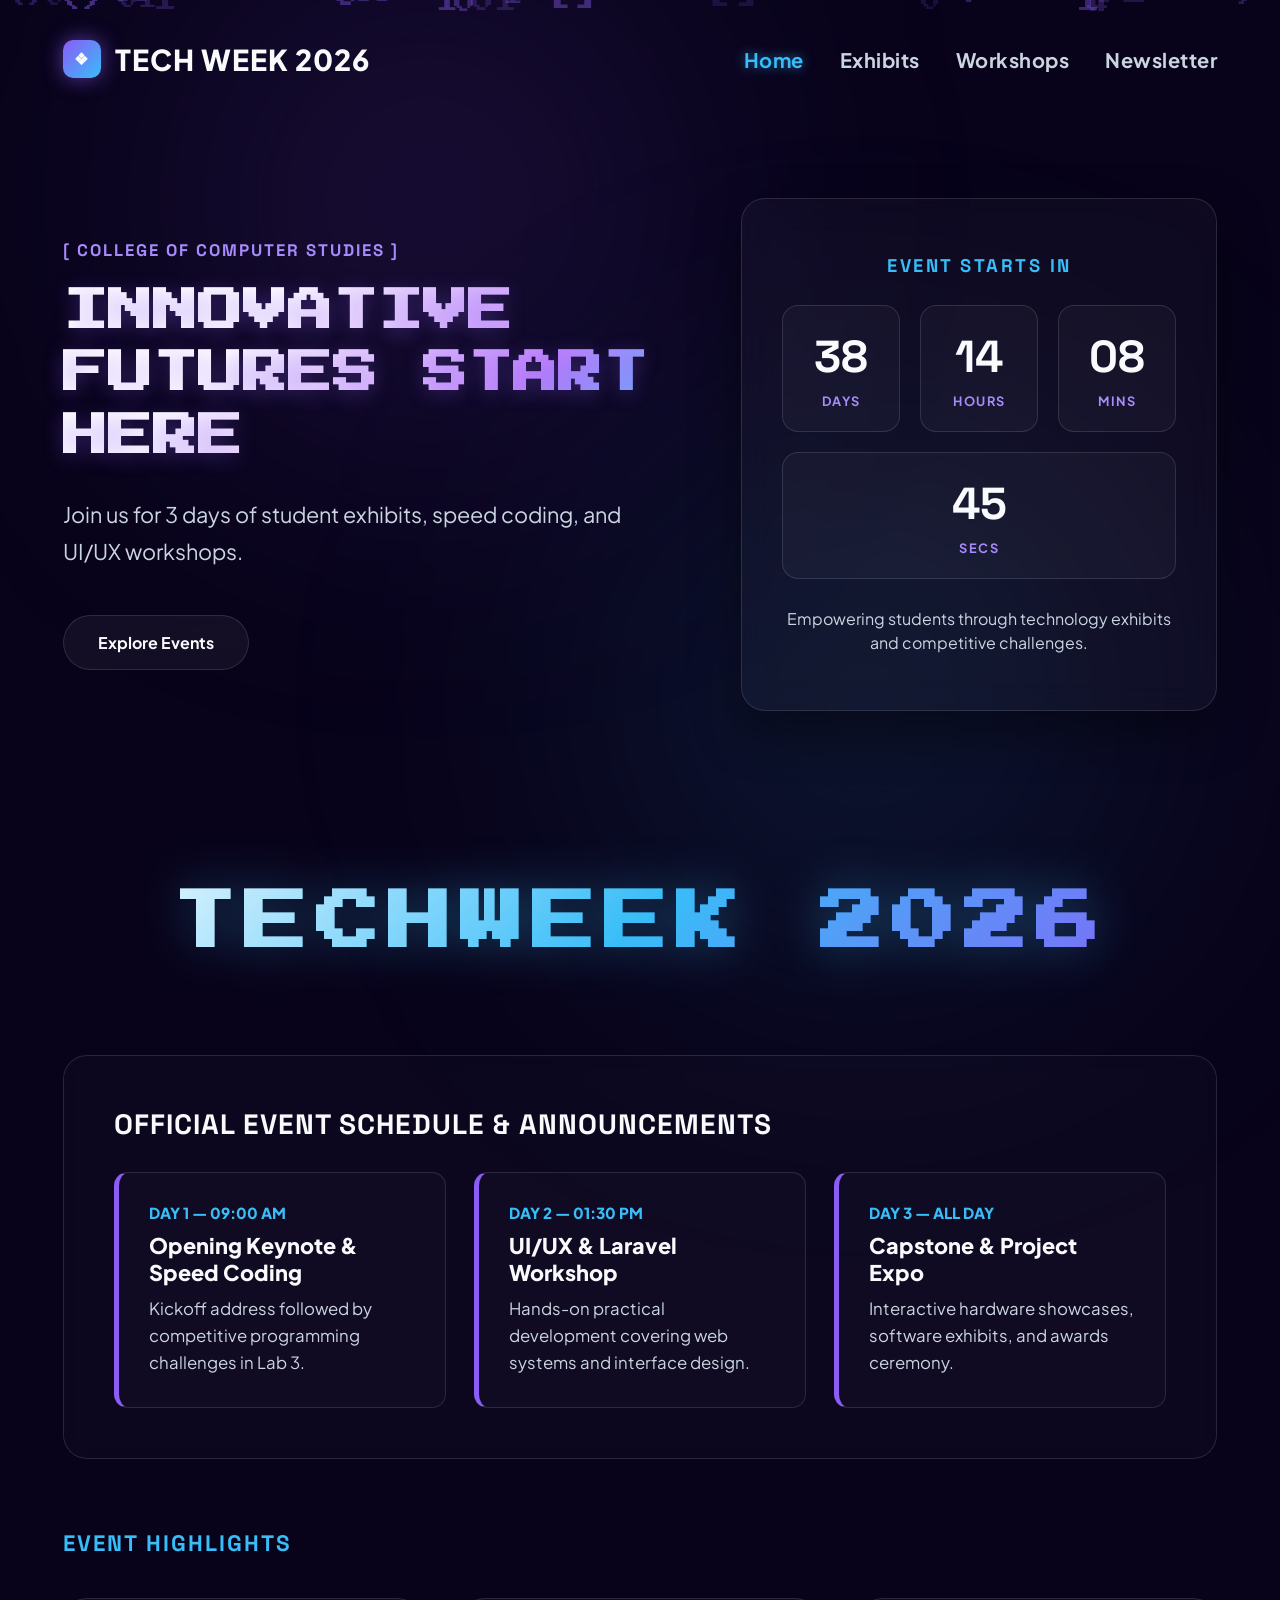
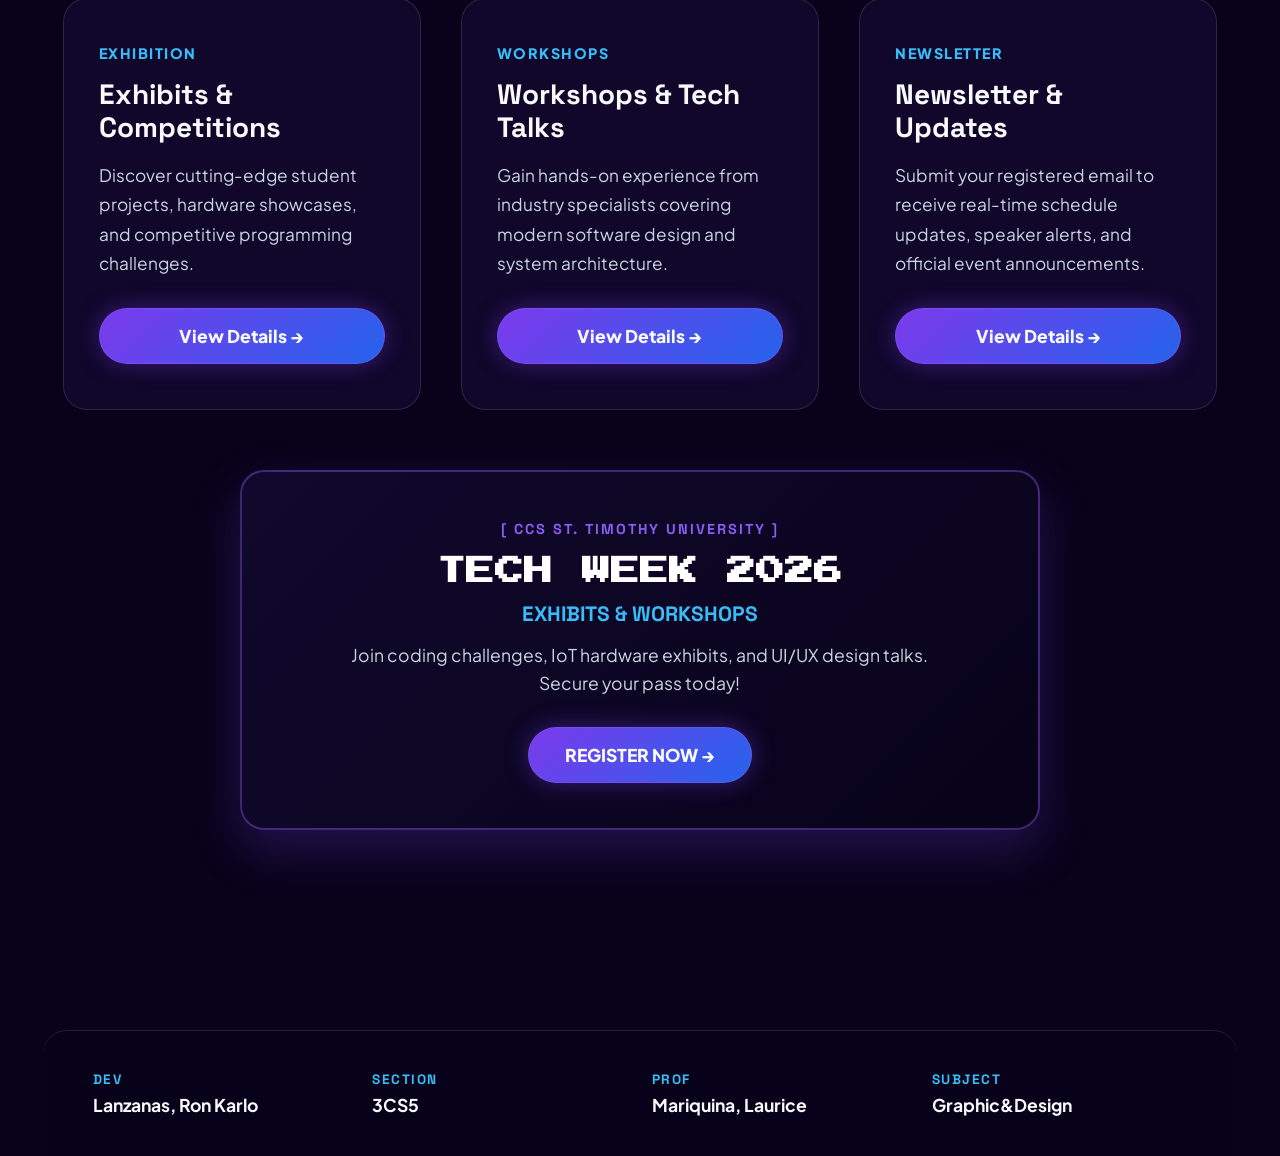
<file: TECHWEEK2026/index.html>
<!DOCTYPE html>
<html lang="en">
<head>
    <meta charset="UTF-8">
    <meta name="viewport" content="width=device-width, initial-scale=1.0">
    <title>Tech Week 2026 | College of Computer Studies</title>
    <link rel="preconnect" href="https://fonts.googleapis.com">
    <link rel="preconnect" href="https://fonts.gstatic.com" crossorigin>
    <link href="https://fonts.googleapis.com/css2?family=Plus+Jakarta+Sans:wght@300;400;600;700;800&family=Press+Start+2P&family=Space+Grotesk:wght@500;700;800;900&display=swap" rel="stylesheet">
    <link rel="stylesheet" href="style.css">
</head>
<body>

    <canvas id="particle-canvas"></canvas>

    <div class="glow-orb glow-1"></div>
    <div class="glow-orb glow-2"></div>

    <div class="site-wrapper">
        <header class="reveal-on-scroll">
            <div class="brand" onclick="showHomeView()">
                <div class="brand-icon">❖</div>
                <span>TECH WEEK 2026</span>
            </div>
            
            <button class="menu-toggle" onclick="toggleMenu()" aria-label="Toggle Navigation Menu">
                <span></span>
                <span></span>
                <span></span>
            </button>

            <div class="header-right" id="nav-menu">
                <nav>
                    <a onclick="showHomeView(); toggleMenu()" class="active">Home</a>
                    <a onclick="openEventPage('exhibits-page'); toggleMenu()">Exhibits</a>
                    <a onclick="openEventPage('workshops-page'); toggleMenu()">Workshops</a>
                    <a onclick="openEventPage('newsletter-page'); toggleMenu()">Newsletter</a>
                </nav>
            </div>
        </header>

        <div id="home-view" class="page-view">
            <section class="hero-section reveal-on-scroll">
                <div class="hero-left">
                    <span class="tag">[ COLLEGE OF COMPUTER STUDIES ]</span>
                    <h1>INNOVATIVE FUTURES START HERE</h1>
                    <p>Join us for 3 days of student exhibits, speed coding, and UI/UX workshops.</p>
                    <div class="cta-group">
                        <a href="#highlights" class="btn-glass">Explore Events</a>
                    </div>
                </div>

                <div class="hero-right">
                    <div class="timer-title">Event Starts In</div>
                    <div class="timer-grid">
                        <div class="timer-unit"><div class="timer-val" id="days">38</div><div class="timer-lbl">Days</div></div>
                        <div class="timer-unit"><div class="timer-val" id="hours">14</div><div class="timer-lbl">Hours</div></div>
                        <div class="timer-unit"><div class="timer-val" id="minutes">08</div><div class="timer-lbl">Mins</div></div>
                        <div class="timer-unit"><div class="timer-val" id="seconds">45</div><div class="timer-lbl">Secs</div></div>
                    </div>
                    <p style="color: var(--text-sub); font-size: 1rem; line-height: 1.5;">
                        Empowering students through technology exhibits and competitive challenges.
                    </p>
                </div>
            </section>

            <div class="giant-watermark reveal-on-scroll">TECHWEEK 2026</div>

            <div class="highlights-section" id="highlights">
                
                <div class="schedule-table-card reveal-on-scroll" id="schedule-section">
                    <h3>Official Event Schedule & Announcements</h3>
                    <div class="schedule-grid">
                        <div class="schedule-item">
                            <div class="schedule-time">Day 1 — 09:00 AM</div>
                            <div class="schedule-title">Opening Keynote & Speed Coding</div>
                            <div class="schedule-desc">Kickoff address followed by competitive programming challenges in Lab 3.</div>
                        </div>
                        <div class="schedule-item">
                            <div class="schedule-time">Day 2 — 01:30 PM</div>
                            <div class="schedule-title">UI/UX & Laravel Workshop</div>
                            <div class="schedule-desc">Hands-on practical development covering web systems and interface design.</div>
                        </div>
                        <div class="schedule-item">
                            <div class="schedule-time">Day 3 — All Day</div>
                            <div class="schedule-title">Capstone & Project Expo</div>
                            <div class="schedule-desc">Interactive hardware showcases, software exhibits, and awards ceremony.</div>
                        </div>
                    </div>
                </div>

                <div class="section-header reveal-on-scroll">Event Highlights</div>
                <div class="cards-grid">
                    <div class="info-card reveal-on-scroll">
                        <div>
                            <div class="info-card-tag">Exhibition</div>
                            <h3>Exhibits & Competitions</h3>
                            <p>Discover cutting-edge student projects, hardware showcases, and competitive programming challenges.</p>
                        </div>
                        <button onclick="openEventPage('exhibits-page')" class="btn-purple">View Details →</button>
                    </div>

                    <div class="info-card reveal-on-scroll">
                        <div>
                            <div class="info-card-tag">Workshops</div>
                            <h3>Workshops & Tech Talks</h3>
                            <p>Gain hands-on experience from industry specialists covering modern software design and system architecture.</p>
                        </div>
                        <button onclick="openEventPage('workshops-page')" class="btn-purple">View Details →</button>
                    </div>

                    <div class="info-card reveal-on-scroll">
                        <div>
                            <div class="info-card-tag">Newsletter</div>
                            <h3>Newsletter & Updates</h3>
                            <p>Submit your registered email to receive real-time schedule updates, speaker alerts, and official event announcements.</p>
                        </div>
                        <button onclick="openEventPage('newsletter-page')" class="btn-purple">View Details →</button>
                    </div>
                </div>

                <div class="banner-ad-card-large reveal-on-scroll" onclick="openEventPage('register-page')">
                    <div>
                        <span style="color: var(--accent-purple); font-family: 'Space Grotesk', sans-serif; font-weight: 700; font-size: 0.9rem; letter-spacing: 2px;">[ CCS ST. TIMOTHY UNIVERSITY ]</span>
                        <h3 style="font-family: 'Press Start 2P', monospace; font-size: 1.8rem; font-weight: 900; color: #ffffff; margin-top: 14px; line-height: 1.4;">TECH WEEK 2026</h3>
                        <div style="color: var(--accent-cyan); font-family: 'Space Grotesk', sans-serif; font-weight: 800; font-size: 1.3rem; margin-top: 8px; text-transform: uppercase;">Exhibits &amp; Workshops</div>
                        <p style="color: var(--text-sub); font-size: 1.1rem; margin-top: 14px; line-height: 1.6; max-width: 600px;">
                            Join coding challenges, IoT hardware exhibits, and UI/UX design talks. Secure your pass today!
                        </p>
                    </div>
                    <div style="margin-top: 30px;">
                        <span class="btn-purple" style="pointer-events: none;">REGISTER NOW →</span>
                    </div>
                </div>

            </div>
        </div>

        <div id="exhibits-page" class="page-view hidden">
            <div class="event-detail-container">
                <h2 class="event-detail-header">Exhibits & Competitions</h2>
                <div class="event-detail-body">
                    
                    <div class="social-post-preview">
                        <div class="social-post-content">
                            <span class="social-tag">[ COLLEGE OF COMPUTER STUDIES ]</span>
                            <h3 class="social-title">
                                INNOVATIVE<br>
                                FUTURES START<br>
                                <span class="highlight-cyan">RIGHT HERE</span>
                            </h3>
                            
                            <div class="social-brand-mid">TECHWEEK 2026</div>

                            <div class="social-footer-box">
                                <div class="social-date">OCTOBER 15, 2026</div>
                                <p class="social-desc">Keynotes • Speed Coding • Capstone Expo • UI/UX Workshops</p>
                                <p class="social-link">REGISTER NOW: ccs.sttimothy.edu.ph/techweek</p>
                            </div>
                        </div>
                    </div>

                    <div class="event-info-box" style="margin-top: 40px;">
                        <h4>Event Schedule & Highlights</h4>
                        <ul>
                            <li><strong>Speed Coding Challenge:</strong> Day 1 — 10:00 AM (Lab 3)</li>
                            <li><strong>UI/UX Design Showcase:</strong> Day 2 — 01:30 PM (Main Auditorium)</li>
                            <li><strong>Capstone Hardware Expo:</strong> Day 3 — Full Day Exhibition</li>
                        </ul>
                    </div>
                    <button onclick="showHomeView()" class="btn-glass">← Back to Main Page</button>
                </div>
            </div>
        </div>

        <div id="workshops-page" class="page-view hidden">
            <div class="event-detail-container">
                <h2 class="event-detail-header">Workshops & Tech Talks</h2>
                <div class="event-detail-body">
                    <p>Attend expert-led technical sessions designed to build your skills in modern software engineering, cloud integration, data analytics, and design workflows.</p>
                    <div class="event-info-box">
                        <h4>Featured Workshops</h4>
                        <ul>
                            <li><strong>Modern Software Design & Laravel:</strong> Building Scalable Applications</li>
                            <li><strong>Data Analytics in Action:</strong> Predictive Analysis and Data Mining</li>
                            <li><strong>No-Code & Interactive UI Design:</strong> Modern Web Systems</li>
                        </ul>
                    </div>
                    <button onclick="showHomeView()" class="btn-glass">← Back to Main Page</button>
                </div>
            </div>
        </div>

        <div id="newsletter-page" class="page-view hidden">
            <div class="event-detail-container">
                <h2 class="event-detail-header">Newsletter & Updates</h2>
                <div class="event-detail-body">
                    
                    <div class="newsletter-banner-header">
                        <div style="display: flex; align-items: center; gap: 16px;">
                            <div class="brand-icon">❖</div>
                            <div>
                                <h3 style="font-family: 'Press Start 2P', monospace; font-size: 1.1rem; color: #ffffff; text-align: left;">TECH WEEK 2026</h3>
                                <p style="color: var(--text-sub); font-size: 0.9rem; text-align: left; margin-top: 4px;">College of Computer Studies • St. Timothy University</p>
                            </div>
                        </div>
                        <div style="color: var(--accent-cyan); font-family: 'Space Grotesk', sans-serif; font-weight: 700; font-size: 0.85rem; letter-spacing: 1.5px; background: rgba(56, 189, 248, 0.1); padding: 10px 16px; border-radius: 8px; border: 1px solid rgba(56, 189, 248, 0.3);">
                            OFFICIAL NEWSLETTER
                        </div>
                    </div>

                    <p>Registered students can enter their email below to receive live event updates, schedule announcements, and seminar notifications directly in their inbox.</p>
                    
                    <form class="registration-form" onsubmit="handleStudentUpdatesSubmit(event)">
                        <div>
                            <label style="display: block; margin-bottom: 10px; color: var(--accent-cyan); font-weight: 700; font-size: 0.95rem; text-transform: uppercase;">Enter your Registered Email</label>
                            <input type="email" id="student-update-email" class="form-input" required placeholder="student@ccs.edu.ph" value="student@ccs.edu.ph">
                        </div>
                        <div style="text-align: center;">
                            <button type="submit" class="btn-purple" style="border: none;">Submit email to have update</button>
                        </div>
                    </form>

                    <div class="event-info-box" style="margin-top: 40px;">
                        <h4>What registered students receive:</h4>
                        <ul>
                            <li>Real-time email notifications regarding workshop and keynote changes</li>
                            <li>Reminders before Speed Coding and Capstone Expo sessions</li>
                            <li>Direct repository access links and digital certificate details</li>
                        </ul>
                    </div>
                    <button onclick="showHomeView()" class="btn-glass">← Back to Main Page</button>
                </div>
            </div>
        </div>

        <div id="register-page" class="page-view hidden">
            <div class="event-detail-container">
                <h2 class="event-detail-header">Tech Week 2026 Registration</h2>
                <div class="event-detail-body">
                    <p>Register below to secure your event pass for keynotes, interactive workshops, and capstone exhibits.</p>
                    
                    <form class="registration-form" onsubmit="handleRegistrationSubmit(event)">
                        <div>
                            <label style="display: block; margin-bottom: 10px; color: var(--accent-cyan); font-weight: 700; font-size: 0.95rem; text-transform: uppercase;">Full Name</label>
                            <input type="text" id="reg-name" class="form-input" required placeholder="e.g. Ron Karlo Lanzanas" value="Lanzanas, Ron Karlo">
                        </div>

                        <div>
                            <label style="display: block; margin-bottom: 10px; color: var(--accent-cyan); font-weight: 700; font-size: 0.95rem; text-transform: uppercase;">Email Address</label>
                            <input type="email" id="reg-email" class="form-input" required placeholder="student@ccs.edu.ph">
                        </div>

                        <div>
                            <label style="display: block; margin-bottom: 10px; color: var(--accent-cyan); font-weight: 700; font-size: 0.95rem; text-transform: uppercase;">Academic Affiliation / Section</label>
                            <input type="text" id="reg-section" class="form-input" required placeholder="e.g. BSCS - 3CS5" value="3CS5">
                        </div>

                        <div style="display: flex; gap: 20px; margin-top: 10px; justify-content: center;">
                            <button type="submit" class="btn-purple" style="border: none;">Complete Registration</button>
                            <button type="button" onclick="showHomeView()" class="btn-glass">Cancel</button>
                        </div>
                    </form>
                </div>
            </div>
        </div>

        <footer class="reveal-on-scroll">
            <div class="footer-item">
                <span class="footer-label">DEV</span>
                <span class="footer-val">Lanzanas, Ron Karlo</span>
            </div>
            <div class="footer-item">
                <span class="footer-label">SECTION</span>
                <span class="footer-val">3CS5</span>
            </div>
            <div class="footer-item">
                <span class="footer-label">PROF</span>
                <span class="footer-val">Mariquina, Laurice</span>
            </div>
            <div class="footer-item">
                <span class="footer-label">SUBJECT</span>
                <span class="footer-val">Graphic&amp;Design</span>
            </div>
        </footer>

    </div>

    <!-- Custom Glassmorphism Alert Modal -->
    <div id="custom-modal" class="modal-overlay hidden">
        <div class="modal-card">
            <div class="modal-header">
                <div class="brand-icon" style="width: 30px; height: 30px; font-size: 0.8rem;">❖</div>
                <span>TECH WEEK 2026 NOTIFICATION</span>
            </div>
            <p id="modal-message" class="modal-body-text">Success! Your request has been processed.</p>
            <button onclick="closeCustomModal()" class="btn-purple" style="width: 100%; padding: 12px; font-size: 0.95rem;">Got it, Thanks!</button>
        </div>
    </div>

    <script src="script.js"></script>
</body>
</html>
</file>
<file: TECHWEEK2026/style.css>
:root {
    --bg-deep: #08031a;
    --bg-purple-dark: #12092e;
    --accent-purple: #8b5cf6;
    --accent-cyan: #38bdf8;
    --accent-pink: #ec4899;
    --surface-glass: rgba(255, 255, 255, 0.05);
    --border-glass: rgba(255, 255, 255, 0.12);
    --border-highlight: rgba(139, 92, 246, 0.4);
    --text-main: #f8fafc;
    --text-muted: #a78bfa;
    --text-sub: #cbd5e1;
    --radius-lg: 24px;
    --radius-md: 16px;
}

* {
    box-sizing: border-box;
    margin: 0;
    padding: 0;
    font-family: 'Plus Jakarta Sans', sans-serif;
}

html {
    scroll-behavior: smooth;
}

body {
    background-color: var(--bg-deep);
    color: var(--text-main);
    min-height: 100vh;
    overflow-x: hidden;
    position: relative;
}

/* Interactive Falling Tech Canvas */
#particle-canvas {
    position: fixed;
    top: 0;
    left: 0;
    width: 100%;
    height: 100%;
    z-index: 0;
    pointer-events: none;
}

/* Ambient Cosmic Glowing Orbs */
.glow-orb {
    position: fixed;
    border-radius: 50%;
    filter: blur(140px);
    pointer-events: none;
    z-index: 0;
}

.glow-1 {
    top: -100px;
    left: 10%;
    width: 600px;
    height: 600px;
    background: radial-gradient(circle, rgba(139, 92, 246, 0.3) 0%, rgba(0, 0, 0, 0) 70%);
}

.glow-2 {
    bottom: -150px;
    right: 5%;
    width: 700px;
    height: 700px;
    background: radial-gradient(circle, rgba(56, 189, 248, 0.2) 0%, rgba(0, 0, 0, 0) 70%);
}

/* Responsive Site Wrapper */
.site-wrapper {
    position: relative;
    z-index: 1;
    width: 100%;
    max-width: 98%;
    margin: 0 auto;
    padding: 0 30px;
}

/* Header Navigation */
header {
    display: flex;
    justify-content: space-between;
    align-items: center;
    padding: 40px 20px;
    background: transparent;
    position: relative;
}

.brand {
    font-family: 'Space Grotesk', sans-serif;
    font-weight: 800;
    font-size: 1.8rem;
    letter-spacing: 1px;
    color: var(--text-main);
    display: inline-flex;
    align-items: center;
    gap: 14px;
    cursor: pointer;
    line-height: 1;
}

.brand span {
    display: inline-block;
    vertical-align: middle;
}

.brand-icon {
    width: 38px;
    height: 38px;
    background: linear-gradient(135deg, var(--accent-purple), var(--accent-cyan));
    border-radius: 10px;
    display: flex;
    align-items: center;
    justify-content: center;
    box-shadow: 0 0 20px rgba(139, 92, 246, 0.6);
    font-size: 1rem;
    flex-shrink: 0;
    line-height: 1;
}

/* Mobile Hamburger Toggle */
.menu-toggle {
    display: none;
    flex-direction: column;
    gap: 6px;
    background: transparent;
    border: none;
    cursor: pointer;
    z-index: 100;
}

.menu-toggle span {
    width: 28px;
    height: 3px;
    background: var(--text-main);
    border-radius: 2px;
    transition: all 0.3s ease;
}

/* Right-Aligned Header Controls */
.header-right {
    display: flex;
    align-items: center;
    gap: 40px;
}

nav {
    display: flex;
    gap: 36px;
    align-items: center;
}

nav a {
    color: var(--text-sub);
    text-decoration: none;
    font-weight: 700;
    font-size: 1.25rem;
    letter-spacing: 0.5px;
    transition: all 0.3s ease;
    cursor: pointer;
}

nav a:hover, nav a.active {
    color: var(--accent-cyan);
    text-shadow: 0 0 12px rgba(56, 189, 248, 0.6);
}

.btn-purple {
    background: linear-gradient(135deg, #7c3aed, #2563eb);
    color: var(--text-main);
    padding: 16px 36px;
    border-radius: 30px;
    text-decoration: none;
    font-size: 1.1rem;
    font-weight: 800;
    border: 1px solid var(--border-highlight);
    box-shadow: 0 0 25px rgba(124, 58, 237, 0.4);
    transition: all 0.3s ease;
    cursor: pointer;
    display: inline-block;
    white-space: nowrap;
    text-align: center;
}

.btn-purple:hover {
    box-shadow: 0 0 35px rgba(124, 58, 237, 0.8);
    transform: translateY(-3px);
}

.btn-glass {
    background: rgba(255, 255, 255, 0.05);
    color: var(--text-main);
    padding: 16px 34px;
    border-radius: 30px;
    text-decoration: none;
    font-size: 1rem;
    font-weight: 700;
    border: 1px solid var(--border-glass);
    cursor: pointer;
    display: inline-block;
    transition: all 0.3s ease;
    backdrop-filter: blur(10px);
    text-align: center;
}

.btn-glass:hover {
    background: rgba(255, 255, 255, 0.12);
    border-color: var(--accent-cyan);
    transform: translateY(-2px);
}

.page-view { display: block; }
.page-view.hidden { display: none !important; }

/* Scroll Animation Utility Classes */
.reveal-on-scroll {
    opacity: 0;
    transform: translateY(40px);
    transition: opacity 0.8s ease, transform 0.8s ease;
}

.reveal-on-scroll.active {
    opacity: 1;
    transform: translateY(0);
}

/* Hero Section */
.hero-section {
    display: grid;
    grid-template-columns: 1.3fr 1fr;
    gap: 60px;
    padding: 80px 20px 120px;
    align-items: center;
}

.hero-left .tag {
    color: var(--text-muted);
    font-family: 'Space Grotesk', sans-serif;
    font-weight: 700;
    font-size: 1.05rem;
    letter-spacing: 2px;
    text-transform: uppercase;
    margin-bottom: 20px;
    display: block;
}

.hero-left h1 {
    font-family: 'Press Start 2P', monospace;
    font-size: 2.8rem;
    font-weight: 900;
    line-height: 1.4;
    margin-bottom: 28px;
    background: linear-gradient(135deg, #ffffff 30%, #c084fc 70%, #38bdf8 100%);
    -webkit-background-clip: text;
    -webkit-text-fill-color: transparent;
    text-shadow: 0 4px 20px rgba(139, 92, 246, 0.3);
}

.hero-left p {
    color: var(--text-sub);
    font-size: 1.35rem;
    line-height: 1.7;
    margin-bottom: 45px;
    max-width: 720px;
}

.cta-group {
    display: flex;
    gap: 20px;
    flex-wrap: wrap;
}

/* Glassmorphism Centered Timer Card */
.hero-right {
    background: rgba(255, 255, 255, 0.03);
    border: 1px solid var(--border-glass);
    border-radius: var(--radius-lg);
    padding: 55px 40px;
    text-align: center;
    backdrop-filter: blur(16px);
    -webkit-backdrop-filter: blur(16px);
    box-shadow: 0 20px 50px rgba(0, 0, 0, 0.4);
}

.timer-title {
    font-family: 'Space Grotesk', sans-serif;
    font-size: 1.15rem;
    color: var(--accent-cyan);
    letter-spacing: 2.5px;
    text-transform: uppercase;
    font-weight: 700;
    margin-bottom: 28px;
    text-align: center;
}

.timer-grid {
    display: flex;
    justify-content: center;
    gap: 20px;
    margin-bottom: 28px;
    flex-wrap: wrap;
}

.timer-unit {
    background: rgba(255, 255, 255, 0.03);
    border: 1px solid var(--border-glass);
    border-radius: var(--radius-md);
    padding: 22px 18px;
    min-width: 100px;
    text-align: center;
    flex: 1;
}

.timer-val {
    font-family: 'Space Grotesk', sans-serif;
    font-size: 2.8rem;
    font-weight: 800;
    color: var(--text-main);
}

.timer-lbl {
    font-size: 0.8rem;
    color: var(--text-muted);
    text-transform: uppercase;
    letter-spacing: 1.5px;
    margin-top: 8px;
    font-weight: 700;
}

/* Pixelated Watermark Title */
.giant-watermark {
    font-family: 'Press Start 2P', monospace;
    font-size: 4rem;
    font-weight: 900;
    text-transform: uppercase;
    text-align: center;
    letter-spacing: 8px;
    margin: 40px 0 60px;
    padding: 20px 0;
    user-select: none;
    
    background: linear-gradient(135deg, #ffffff 0%, #38bdf8 50%, #8b5cf6 100%);
    -webkit-background-clip: text;
    -webkit-text-fill-color: transparent;
    filter: drop-shadow(0 0 25px rgba(56, 189, 248, 0.35));
    opacity: 0.9;
    transition: transform 0.3s ease, filter 0.3s ease;
}

.giant-watermark:hover {
    transform: scale(1.02);
    filter: drop-shadow(0 0 35px rgba(139, 92, 246, 0.5));
}

/* Highlights & Schedule Section */
.highlights-section {
    padding: 20px 20px 120px;
}

.section-header {
    font-family: 'Space Grotesk', sans-serif;
    font-size: 1.4rem;
    font-weight: 800;
    letter-spacing: 2px;
    color: var(--accent-cyan);
    text-transform: uppercase;
    margin-bottom: 40px;
}

.schedule-table-card {
    background: rgba(255, 255, 255, 0.02);
    border: 1px solid var(--border-glass);
    border-radius: var(--radius-lg);
    padding: 50px;
    margin-bottom: 70px;
    backdrop-filter: blur(12px);
}

.schedule-table-card h3 {
    font-family: 'Space Grotesk', sans-serif;
    font-size: 1.75rem;
    color: var(--text-main);
    margin-bottom: 30px;
    text-transform: uppercase;
    letter-spacing: 1px;
    font-weight: 800;
}

.schedule-grid {
    display: grid;
    grid-template-columns: repeat(auto-fit, minmax(280px, 1fr));
    gap: 28px;
}

.schedule-item {
    background: rgba(255, 255, 255, 0.02);
    border: 1px solid var(--border-glass);
    border-left: 5px solid var(--accent-purple);
    padding: 30px;
    border-radius: 14px;
}

.schedule-time {
    font-size: 0.95rem;
    color: var(--accent-cyan);
    font-weight: 800;
    text-transform: uppercase;
    margin-bottom: 10px;
}

.schedule-title {
    font-size: 1.35rem;
    font-weight: 800;
    color: var(--text-main);
    margin-bottom: 10px;
}

.schedule-desc {
    font-size: 1.05rem;
    color: var(--text-sub);
    line-height: 1.6;
}

/* Event Cards Grid */
.cards-grid {
    display: grid;
    grid-template-columns: repeat(auto-fit, minmax(280px, 1fr));
    gap: 40px;
    align-items: stretch;
    margin-bottom: 60px;
}

.info-card {
    background: rgba(18, 9, 46, 0.85);
    border: 1px solid var(--border-glass);
    border-radius: var(--radius-lg);
    padding: 45px 35px;
    display: flex;
    flex-direction: column;
    justify-content: space-between;
    backdrop-filter: blur(16px);
    transition: all 0.4s ease;
}

.info-card:hover {
    transform: translateY(-8px);
    border-color: var(--accent-purple);
    box-shadow: 0 20px 40px rgba(139, 92, 246, 0.25);
}

.info-card-tag {
    font-size: 0.9rem;
    font-weight: 800;
    color: var(--accent-cyan);
    letter-spacing: 1.5px;
    text-transform: uppercase;
    margin-bottom: 16px;
}

.info-card h3 {
    font-family: 'Space Grotesk', sans-serif;
    font-size: 1.75rem;
    font-weight: 800;
    color: var(--text-main);
    margin-bottom: 16px;
    line-height: 1.2;
}

.info-card p {
    font-size: 1.08rem;
    color: var(--text-sub);
    line-height: 1.7;
    margin-bottom: 30px;
}

/* Larger Interactive Banner Ad */
.banner-ad-card-large {
    width: 100%;
    max-width: 800px;
    margin: 0 auto;
    background: linear-gradient(135deg, rgba(18, 9, 46, 0.95) 0%, rgba(8, 3, 26, 0.95) 100%);
    border: 2px solid var(--border-highlight);
    border-radius: var(--radius-lg);
    padding: 45px 50px;
    display: flex;
    flex-direction: column;
    justify-content: space-between;
    align-items: center;
    text-align: center;
    box-shadow: 0 20px 50px rgba(124, 58, 237, 0.25);
    cursor: pointer;
    transition: all 0.4s ease;
    backdrop-filter: blur(16px);
}

.banner-ad-card-large:hover {
    transform: translateY(-5px);
    border-color: var(--accent-cyan);
    box-shadow: 0 25px 60px rgba(56, 189, 248, 0.35);
}

/* Social Media Post Preview Card Styling */
.social-post-preview {
    width: 100%;
    max-width: 520px;
    aspect-ratio: 1 / 1;
    margin: 20px auto 40px auto;
    background: radial-gradient(circle at center, #180b3d 0%, #0c0424 100%);
    border: 2px solid rgba(139, 92, 246, 0.3);
    border-radius: 28px;
    padding: 45px;
    display: flex;
    flex-direction: column;
    justify-content: space-between;
    box-shadow: 0 25px 60px rgba(0, 0, 0, 0.6), inset 0 0 30px rgba(139, 92, 246, 0.1);
    position: relative;
    overflow: hidden;
}

.social-tag {
    color: var(--text-muted);
    font-family: 'Space Grotesk', sans-serif;
    font-size: 0.85rem;
    font-weight: 700;
    letter-spacing: 1.5px;
    text-transform: uppercase;
    display: block;
    margin-bottom: 25px;
}

.social-title {
    font-family: 'Press Start 2P', monospace;
    font-size: 1.35rem;
    font-weight: 900;
    color: var(--text-main);
    line-height: 1.6;
    margin-bottom: 30px;
}

.social-title .highlight-cyan {
    color: var(--accent-cyan);
}

.social-brand-mid {
    font-family: 'Press Start 2P', monospace;
    font-size: 1.1rem;
    font-weight: 800;
    color: var(--accent-cyan);
    letter-spacing: 2px;
    text-align: center;
    margin: 20px 0;
    text-shadow: 0 0 15px rgba(56, 189, 248, 0.4);
}

.social-footer-box {
    background: rgba(255, 255, 255, 0.02);
    border: 1px solid var(--border-glass);
    border-radius: 16px;
    padding: 24px;
    text-align: left;
    backdrop-filter: blur(10px);
}

.social-date {
    color: var(--accent-cyan);
    font-family: 'Space Grotesk', sans-serif;
    font-weight: 800;
    font-size: 1rem;
    margin-bottom: 8px;
    letter-spacing: 1px;
}

.social-desc {
    color: var(--text-sub);
    font-size: 0.85rem;
    margin-bottom: 12px;
    line-height: 1.4;
}

.social-link {
    color: var(--accent-purple);
    font-family: 'Space Grotesk', sans-serif;
    font-weight: 700;
    font-size: 0.8rem;
    letter-spacing: 0.5px;
}

/* Newsletter Banner Header */
.newsletter-banner-header {
    width: 100%;
    max-width: 900px;
    background: rgba(18, 9, 46, 0.85);
    border: 1px solid var(--border-glass);
    border-radius: var(--radius-lg);
    padding: 36px 40px;
    display: flex;
    justify-content: space-between;
    align-items: center;
    margin-bottom: 40px;
    backdrop-filter: blur(16px);
    box-shadow: 0 20px 40px rgba(0, 0, 0, 0.4);
}

/* Center-Aligned Subpage Containers */
.event-detail-container {
    padding: 90px 20px;
    min-height: 500px;
    display: flex;
    flex-direction: column;
    align-items: center;
    text-align: center;
}

.event-detail-header {
    font-family: 'Space Grotesk', sans-serif;
    font-size: 3.2rem;
    font-weight: 800;
    color: var(--accent-cyan);
    margin-bottom: 24px;
    text-transform: uppercase;
}

.event-detail-body {
    width: 100%;
    display: flex;
    flex-direction: column;
    align-items: center;
}

.event-detail-body p {
    font-size: 1.2rem;
    color: var(--text-sub);
    line-height: 1.8;
    margin-bottom: 40px;
    max-width: 900px;
    text-align: center;
}

.event-info-box {
    background: rgba(255, 255, 255, 0.02);
    border: 1px solid var(--border-glass);
    border-radius: var(--radius-lg);
    padding: 40px;
    margin-bottom: 45px;
    width: 100%;
    max-width: 900px;
    backdrop-filter: blur(12px);
    text-align: left;
}

.event-info-box h4 {
    color: var(--text-main);
    margin-bottom: 18px;
    font-size: 1.4rem;
    font-weight: 800;
}

.event-info-box ul {
    list-style-type: square;
    padding-left: 24px;
    color: var(--text-sub);
    line-height: 1.8;
    font-size: 1.1rem;
}

.registration-form {
    width: 100%;
    max-width: 700px;
    display: flex;
    flex-direction: column;
    gap: 28px;
    text-align: left;
}

.form-input {
    width: 100%;
    padding: 20px;
    background: rgba(255, 255, 255, 0.03);
    border: 1px solid var(--border-glass);
    border-radius: var(--radius-md);
    color: #ffffff;
    font-size: 1.1rem;
    outline: none;
    transition: all 0.3s ease;
}

.form-input:focus {
    border-color: var(--accent-purple);
    box-shadow: 0 0 20px rgba(139, 92, 246, 0.35);
}

/* Glassmorphism Academic Footer */
footer {
    margin-top: 80px;
    padding: 40px 50px;
    border-top: 1px solid var(--border-glass);
    background: rgba(8, 3, 26, 0.7);
    backdrop-filter: blur(16px);
    -webkit-backdrop-filter: blur(16px);
    border-radius: var(--radius-lg) var(--radius-lg) 0 0;
    display: grid;
    grid-template-columns: repeat(auto-fit, minmax(200px, 1fr));
    gap: 24px;
    align-items: center;
}

.footer-item {
    display: flex;
    flex-direction: column;
    gap: 6px;
}

.footer-label {
    font-family: 'Space Grotesk', sans-serif;
    font-size: 0.85rem;
    font-weight: 800;
    color: var(--accent-cyan);
    text-transform: uppercase;
    letter-spacing: 1.5px;
}

.footer-val {
    font-size: 1.1rem;
    font-weight: 700;
    color: var(--text-main);
}

/* Custom Glassmorphism Modal Styles */
.modal-overlay {
    position: fixed;
    top: 0;
    left: 0;
    width: 100%;
    height: 100%;
    background: rgba(8, 3, 26, 0.8);
    backdrop-filter: blur(12px);
    -webkit-backdrop-filter: blur(12px);
    display: flex;
    align-items: center;
    justify-content: center;
    z-index: 9999;
    opacity: 1;
    transition: opacity 0.3s ease;
}

.modal-overlay.hidden {
    display: none !important;
    opacity: 0;
}

.modal-card {
    background: linear-gradient(135deg, rgba(18, 9, 46, 0.95) 0%, rgba(8, 3, 26, 0.98) 100%);
    border: 2px solid var(--border-highlight);
    border-radius: var(--radius-lg);
    padding: 35px;
    width: 90%;
    max-width: 450px;
    text-align: center;
    box-shadow: 0 25px 60px rgba(124, 58, 237, 0.4);
    animation: modalPop 0.3s cubic-bezier(0.175, 0.885, 0.32, 1.275) forwards;
}

@keyframes modalPop {
    0% { transform: scale(0.8); opacity: 0; }
    100% { transform: scale(1); opacity: 1; }
}

.modal-header {
    display: flex;
    align-items: center;
    justify-content: center;
    gap: 12px;
    font-family: 'Space Grotesk', sans-serif;
    font-weight: 800;
    font-size: 0.95rem;
    color: var(--accent-cyan);
    letter-spacing: 1px;
    margin-bottom: 20px;
}

.modal-body-text {
    color: var(--text-sub);
    font-size: 1.05rem;
    line-height: 1.6;
    margin-bottom: 30px;
    text-align: center;
    white-space: pre-line;
}

/* MOBILE MEDIA QUERIES */
@media (max-width: 1024px) {
    .site-wrapper { 
        max-width: 100%; 
        padding: 0 16px; 
    }

    .menu-toggle {
        display: flex;
    }

    .header-right {
        position: absolute;
        top: 100%;
        left: 0;
        width: 100%;
        background: rgba(8, 3, 26, 0.95);
        backdrop-filter: blur(20px);
        border: 1px solid var(--border-glass);
        border-radius: var(--radius-md);
        padding: 30px 20px;
        flex-direction: column;
        gap: 24px;
        display: none;
        z-index: 99;
        box-shadow: 0 20px 40px rgba(0,0,0,0.8);
    }

    .header-right.active {
        display: flex;
    }

    nav {
        flex-direction: column;
        gap: 20px;
        width: 100%;
        text-align: center;
    }

    .hero-section {
        grid-template-columns: 1fr;
        text-align: center;
        padding: 40px 10px 60px;
        gap: 40px;
    }

    .hero-left h1 { 
        font-size: 1.8rem; 
    }

    .hero-left p { 
        font-size: 1.1rem;
        margin: 0 auto 30px; 
    }

    .cta-group { 
        justify-content: center; 
        flex-direction: column;
    }

    .giant-watermark { 
        font-size: 1.8rem; 
        letter-spacing: 4px; 
        margin: 20px 0 40px;
    }

    .timer-grid {
        display: grid;
        grid-template-columns: repeat(2, 1fr);
        gap: 12px;
    }

    .timer-unit { 
        min-width: unset; 
        padding: 16px 10px; 
    }

    .timer-val { 
        font-size: 2rem; 
    }

    .schedule-table-card {
        padding: 24px 16px;
    }

    .info-card {
        padding: 30px 20px;
    }

    .event-detail-header {
        font-size: 2.2rem;
    }

    .banner-ad-card-large {
        padding: 30px 20px;
    }

    .newsletter-banner-header {
        flex-direction: column;
        gap: 16px;
        text-align: center;
        padding: 24px;
    }

    footer { 
        padding: 30px 20px; 
        grid-template-columns: 1fr 1fr;
        gap: 20px;
    }
}

@media (max-width: 480px) {
    .hero-left h1 {
        font-size: 1.3rem;
    }

    .giant-watermark {
        font-size: 1.2rem;
        letter-spacing: 2px;
    }

    footer {
        grid-template-columns: 1fr;
        text-align: center;
    }
}
</file>
